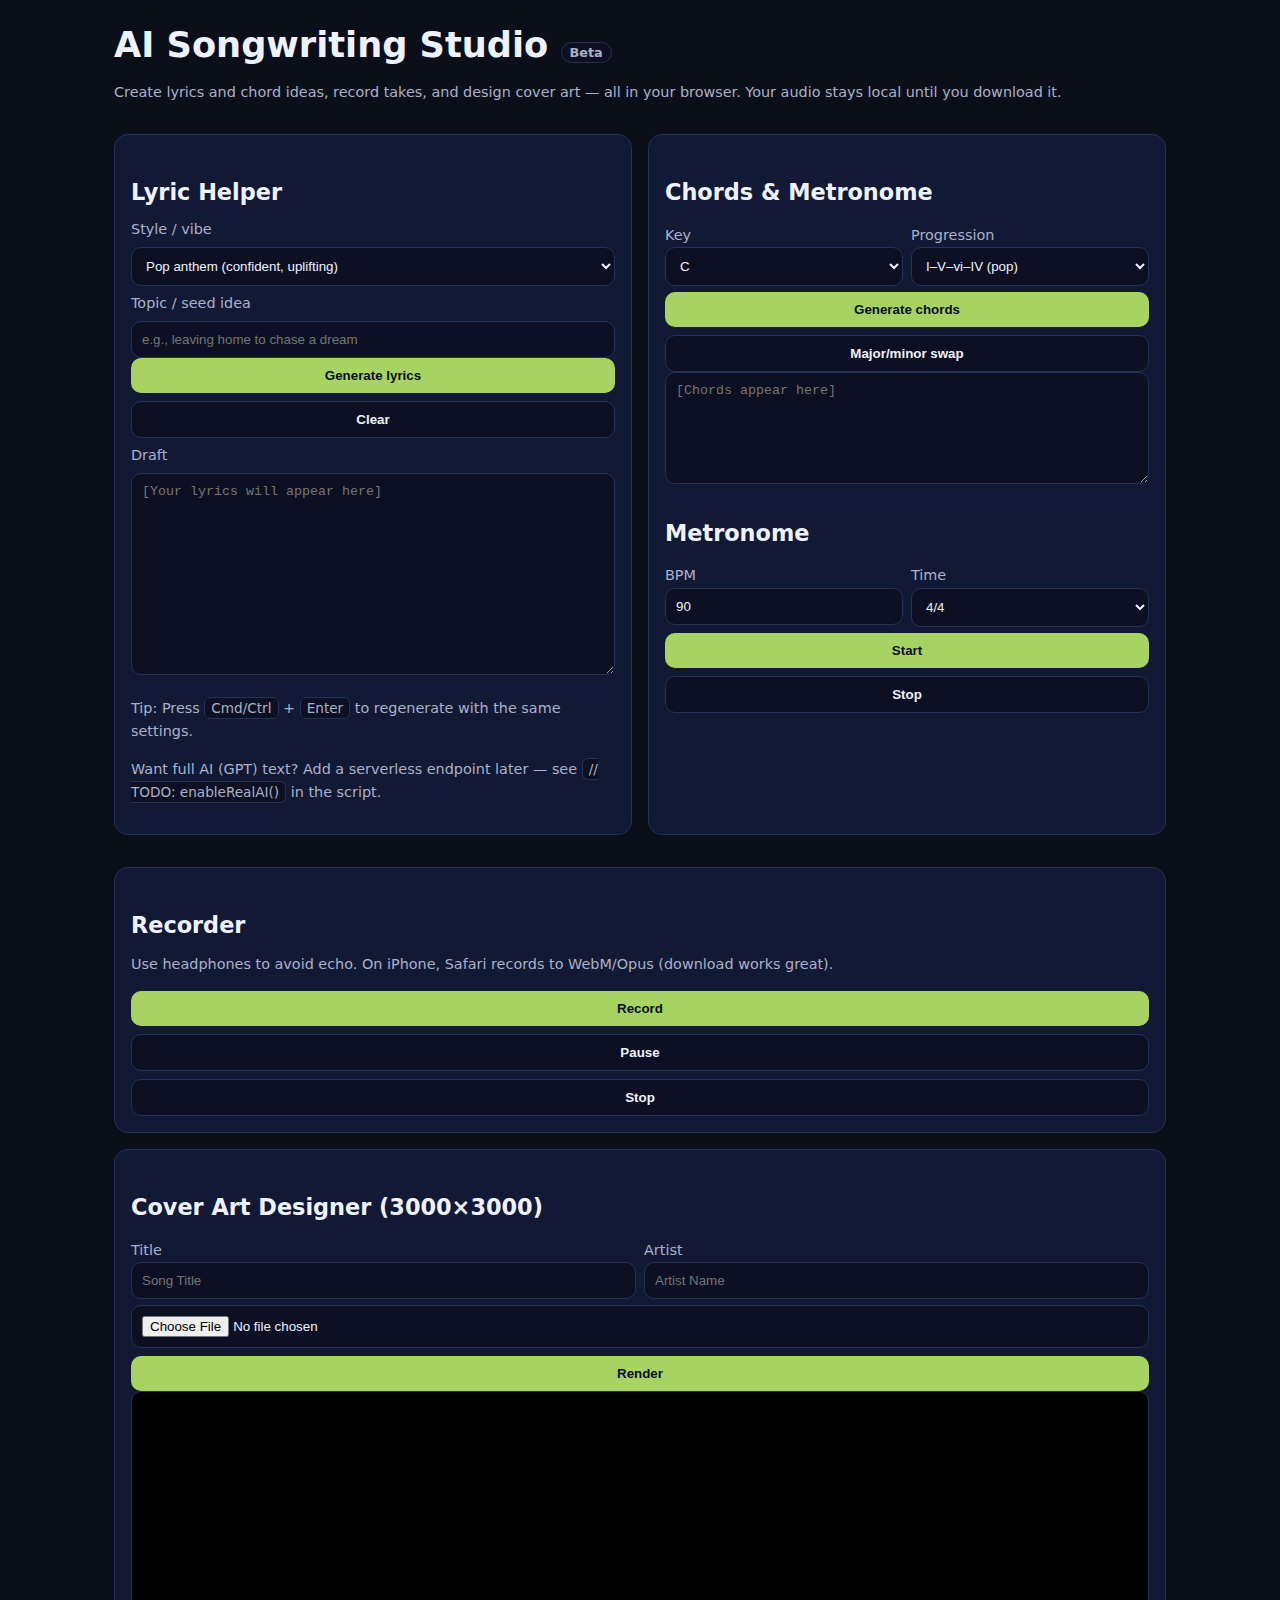
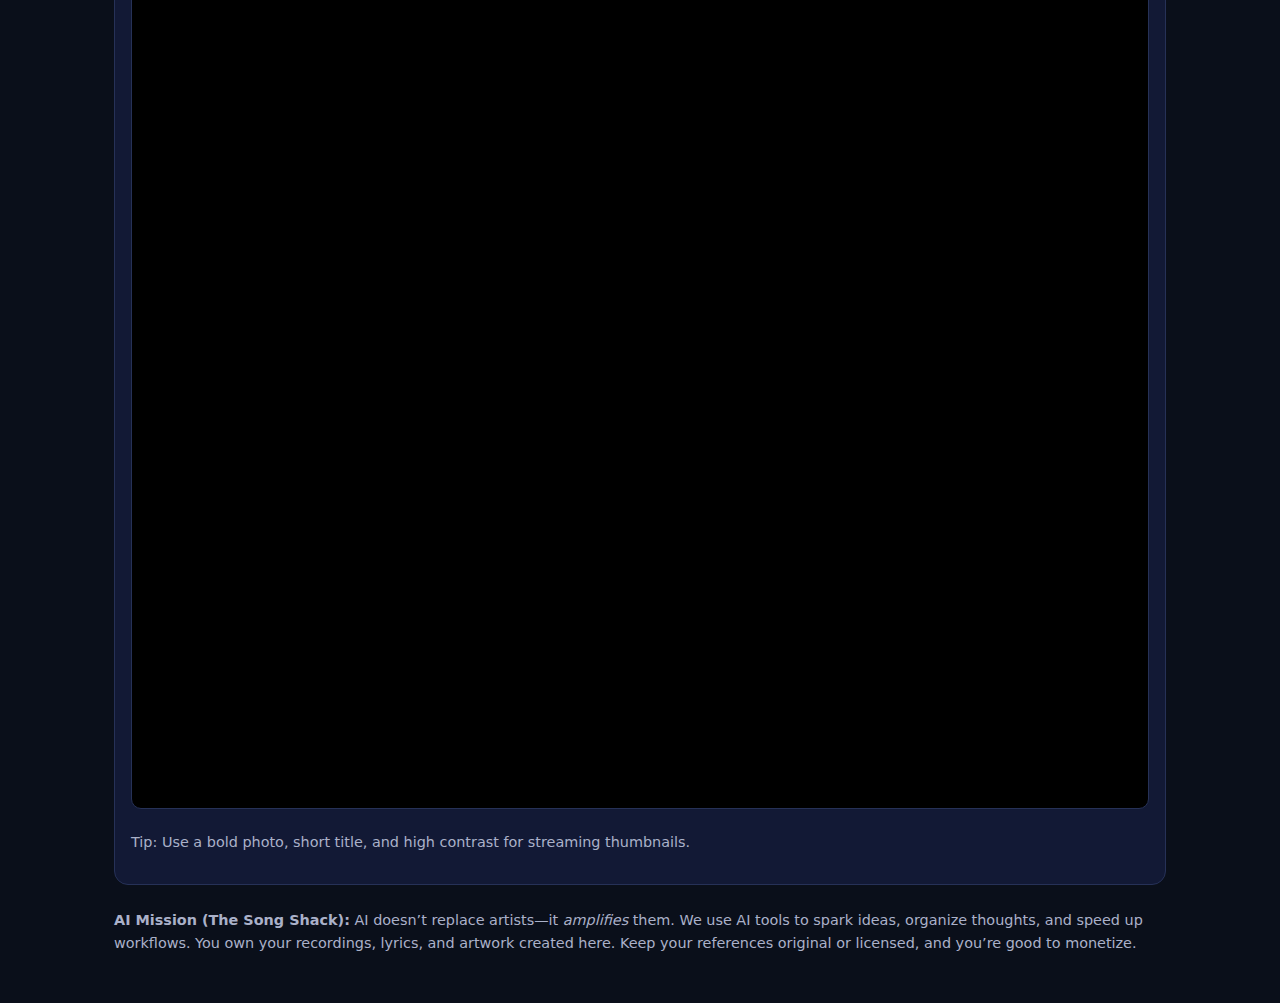
<file: Studio.html>
<!DOCTYPE html>
<html lang="en">
<head>
<meta charset="utf-8" />
<meta name="viewport" content="width=device-width,initial-scale=1" />
<title>The Song Shack — AI Songwriting Studio</title>
<meta name="description" content="Write lyrics, generate chords, record takes, and design cover art — all in your browser." />
<style>
:root{
  --bg:#0a0f1a; --card:#121935; --border:#263157; --text:#eef2ff; --muted:#aab1c9; --brand:#a7d363;
}
*{box-sizing:border-box} body{margin:0;background:var(--bg);color:var(--text);font-family:Inter,system-ui,Segoe UI,Roboto,Arial,sans-serif;line-height:1.6}
a{color:var(--brand);text-decoration:none}
.container{max-width:1100px;margin:0 auto;padding:24px}
h1,h2{line-height:1.2;margin:0 0 12px}
h1{font-size:2.2rem} h2{font-size:1.4rem;margin-top:28px}
.card{background:var(--card);border:1px solid var(--border);border-radius:14px;padding:16px;margin:16px 0}
.row{display:grid;gap:16px}
@media(min-width:960px){.row{grid-template-columns:1fr 1fr}}
label{display:block;font-size:.9rem;color:var(--muted);margin:6px 0}
input,textarea,select,button{
  width:100%;padding:10px;border-radius:10px;border:1px solid var(--border);background:#0c1022;color:var(--text)
}
button{cursor:pointer;font-weight:600}
.btn{background:var(--brand);color:#08111f;border:none}
.kbd{background:#0c1022;border:1px solid var(--border);padding:2px 6px;border-radius:6px;font-size:.85rem}
.small{color:var(--muted);font-size:.9rem}
.flex{display:flex;gap:8px;flex-wrap:wrap}
canvas{max-width:100%;background:#000;border-radius:10px;border:1px solid var(--border)}
.mono{font-family:ui-monospace, SFMono-Regular, Menlo, Consolas, monospace;white-space:pre-wrap}
.badge{display:inline-block;background:#0c1022;border:1px solid var(--border);padding:2px 8px;border-radius:999px;color:var(--muted);font-size:.8rem}
footer{margin:24px 0;color:var(--muted);font-size:.9rem}
</style>
</head>
<body>
  <div class="container">
    <h1>AI Songwriting Studio <span class="badge">Beta</span></h1>
    <p class="small">Create lyrics and chord ideas, record takes, and design cover art — all in your browser. Your audio stays local until you download it.</p>

    <div class="row">
      <!-- LYRICS -->
      <section class="card">
        <h2>Lyric Helper</h2>
        <label>Style / vibe</label>
        <select id="lyricStyle">
          <option>Pop anthem (confident, uplifting)</option>
          <option>Indie folk (intimate, poetic)</option>
          <option>R&B (soulful, romantic)</option>
          <option>Hip-hop (storytelling, punchy)</option>
          <option>Country (narrative, small-town)</option>
          <option>Rock (gritty, energetic)</option>
        </select>
        <label>Topic / seed idea</label>
        <input id="lyricSeed" placeholder="e.g., leaving home to chase a dream" />
        <div class="flex">
          <button class="btn" id="genLyrics">Generate lyrics</button>
          <button id="clearLyrics">Clear</button>
        </div>
        <label>Draft</label>
        <textarea id="lyrics" rows="12" class="mono" placeholder="[Your lyrics will appear here]"></textarea>
        <p class="small">Tip: Press <span class="kbd">Cmd/Ctrl</span> + <span class="kbd">Enter</span> to regenerate with the same settings.</p>
        <p class="small">Want full AI (GPT) text? Add a serverless endpoint later — see <span class="kbd">// TODO: enableRealAI()</span> in the script.</p>
      </section>

      <!-- CHORDS + METRONOME -->
      <section class="card">
        <h2>Chords &amp; Metronome</h2>
        <div class="flex">
          <label style="flex:1">Key
            <select id="keySel">
              <option>C</option><option>G</option><option>D</option><option>A</option><option>E</option>
              <option>F</option><option>B♭</option><option>E♭</option>
              <option>Am</option><option>Em</option><option>Dm</option><option>Bm</option>
            </select>
          </label>
          <label style="flex:1">Progression
            <select id="progSel">
              <option value="1-5-6-4">I–V–vi–IV (pop)</option>
              <option value="6-4-1-5">vi–IV–I–V (emo/pop)</option>
              <option value="1-6-4-5">I–vi–IV–V (50s)</option>
              <option value="2-5-1-6">ii–V–I–vi (jazzy)</option>
              <option value="1-4-5-4">I–IV–V–IV (rock)</option>
              <option value="1-5-4-5">I–V–IV–V (country)</option>
            </select>
          </label>
        </div>
        <div class="flex">
          <button class="btn" id="genChords">Generate chords</button>
          <button id="swapMode">Major/minor swap</button>
        </div>
        <textarea id="chordsOut" rows="6" class="mono" placeholder="[Chords appear here]"></textarea>

        <h2>Metronome</h2>
        <div class="flex">
          <label style="flex:1">BPM
            <input id="bpm" type="number" min="40" max="220" value="90"/>
          </label>
          <label style="flex:1">Time
            <select id="meter">
              <option>4/4</option><option>3/4</option><option>6/8</option>
            </select>
          </label>
        </div>
        <div class="flex">
          <button class="btn" id="startClick">Start</button>
          <button id="stopClick">Stop</button>
        </div>
      </section>
    </div>

    <!-- RECORDER -->
    <section class="card">
      <h2>Recorder</h2>
      <p class="small">Use headphones to avoid echo. On iPhone, Safari records to WebM/Opus (download works great).</p>
      <div class="flex">
        <button class="btn" id="startRec">Record</button>
        <button id="pauseRec" disabled>Pause</button>
        <button id="stopRec" disabled>Stop</button>
      </div>
      <div id="recordings"></div>
    </section>

    <!-- COVER ART DESIGNER -->
    <section class="card">
      <h2>Cover Art Designer (3000×3000)</h2>
      <div class="flex">
        <label style="flex:1">Title <input id="artTitle" placeholder="Song Title" /></label>
        <label style="flex:1">Artist <input id="artArtist" placeholder="Artist Name" /></label>
      </div>
      <div class="flex">
        <input type="file" id="artImage" accept="image/*" />
        <button class="btn" id="renderArt">Render</button>
        <a id="downloadArt" class="btn" download="cover-art.jpg" style="display:none;text-align:center">Download JPG</a>
      </div>
      <canvas id="artCanvas" width="3000" height="3000"></canvas>
      <p class="small">Tip: Use a bold photo, short title, and high contrast for streaming thumbnails.</p>
    </section>

    <footer>
      <strong>AI Mission (The Song Shack):</strong> AI doesn’t replace artists—it <em>amplifies</em> them. We use AI tools to spark ideas, organize thoughts, and speed up workflows. You own your recordings, lyrics, and artwork created here. Keep your references original or licensed, and you’re good to monetize.
    </footer>
  </div>

<script>
/* =========================
   L Y R I C   H E L P E R
   ========================= */
const styles = {
  "Pop anthem (confident, uplifting)":[
    "VERSE 1:\nI was a flicker in the dark, now I'm burning like the sun\n{seed}\nPRE:\nEvery step is a drum, every doubt comes undone\nCHORUS:\nHands up, hearts loud, we’re writing our names in the clouds\nWe won’t fade out, no, we won’t fade out\nPOST: oh-oh, oh-oh"
  ],
  "Indie folk (intimate, poetic)":[
    "VERSE 1:\n{seed}\nThe porch light hums a lullaby, coffee stains and summer skies\nCHORUS:\nSay we’ll keep the little things, all the maps and in-between\nIf we get lost, we’ll sing our way back home"
  ],
  "R&B (soulful, romantic)":[
    "VERSE 1:\nQuarter past midnight, city in slow-motion\n{seed}\nCHORUS:\nIf loving you’s a rhythm, I don’t ever want to break it\nLay your heartbeat on my heart and we can sync, baby"
  ],
  "Hip-hop (storytelling, punchy)":[
    "INTRO:\n808s on the dashboard, truth in the glovebox\nVERSE 1:\n{seed}\nHOOK:\nTurn the page, write it big, pen bleeds gold when I live"
  ],
  "Country (narrative, small-town)":[
    "VERSE 1:\n{seed}\nDust on the mailbox, friday night lights\nCHORUS:\nWe ain’t rich but the stars don’t charge cover\nWindows down, that’s a million-dollar summer"
  ],
  "Rock (gritty, energetic)":[
    "VERSE 1:\nSteel-toe thunder on the pavement, neon long as the night\n{seed}\nCHORUS:\nShout it like a siren, set the city on fire\nNo brakes, no quiet, we’re alive and wired"
  ],
};

function idea(style, seed){
  const bank = styles[style] || styles["Pop anthem (confident, uplifting)"];
  const t = bank[Math.floor(Math.random()*bank.length)];
  return t.replaceAll("{seed}", seed || "I kept a suitcase full of late-night dreams");
}

document.getElementById('genLyrics').onclick = ()=>{
  const style = document.getElementById('lyricStyle').value;
  const seed = document.getElementById('lyricSeed').value.trim();
  const box = document.getElementById('lyrics');
  box.value = idea(style, seed) + "\n\nBRIDGE:\n(contrast the chorus; flip the perspective)\n\nOUTRO:\n(repeat a hook phrase and fade)";
};
document.getElementById('clearLyrics').onclick = ()=> document.getElementById('lyrics').value='';
document.addEventListener('keydown',e=>{
  if((e.ctrlKey||e.metaKey) && e.key==='Enter') document.getElementById('genLyrics').click();
});

/* To upgrade to real AI later:
   1) Create a serverless endpoint (Netlify Functions / Cloudflare Workers / Vercel) that calls your LLM with your API key.
   2) Replace idea() with a fetch to /api/lyrics passing {style, seed}.
   3) Never expose API keys in GitHub Pages client code.
*/

/* =========================
   C H O R D S
   ========================= */
const MAJOR = ["C","C#","D","D#","E","F","F#","G","G#","A","A#","B"];
const FLAT  = {"C#":"D♭","D#":"E♭","F#":"G♭","G#":"A♭","A#":"B♭"};
const roman = {1:"I",2:"ii",3:"iii",4:"IV",5:"V",6:"vi",7:"vii°"};
const majorScaleSteps=[0,2,4,5,7,9,11];
const minorRel = {"Am":"C","Em":"G","Dm":"F","Bm":"D"};

function noteIndex(n){return MAJOR.indexOf(n)}
function nameFor(n, flat=false){let x=MAJOR[(n+12)%12]; return flat && FLAT[x]?FLAT[x]:x;}
function keyToRoot(key){
  if(key.endsWith('m')) return noteIndex(minorRel[key]);
  return noteIndex(key.replace('♭','A#').replace('B♭','A#').replace('E♭','D#'));
}
function buildChords(key, prog){
  const minor = key.endsWith('m');
  const root = keyToRoot(key);
  const flat = /♭/.test(key) || /B♭|E♭/.test(key);
  const romanOut=[];
  const chordOut=[];
  const degrees = prog.split('-').map(n=>parseInt(n,10));
  for(const d of degrees){
    const idx = root + majorScaleSteps[(d-1)%7];
    let name = nameFor(idx, flat);
    let quality = (d===2||d===3||d===6) ? 'm' : (d===7 ? 'dim' : '');
    if(minor){ // quick relative-minor cheat
      if(d===1||d===4||d===5) quality='m';
      if(d===3) quality='';
    }
    romanOut.push(roman[d]);
    chordOut.push(name + quality);
  }
  return {roman: romanOut.join('  |  '), chords: chordOut.join('  |  ')};
}

let minorSwap=false;
document.getElementById('genChords').onclick=()=>{
  let key = document.getElementById('keySel').value;
  if(minorSwap){
    if(!key.endsWith('m')) key = 'Am';
  }
  const prog = document.getElementById('progSel').value;
  const out = buildChords(key, prog);
  document.getElementById('chordsOut').value =
`Key: ${key}
Prog: ${document.getElementById('progSel').selectedOptions[0].text}
Roman: ${out.roman}
Chords: ${out.chords}`;
};
document.getElementById('swapMode').onclick=()=>{minorSwap=!minorSwap; document.getElementById('genChords').click();}

/* =========================
   M E T R O N O M E
   ========================= */
let ac, clickTimer;
function playClick(){
  const osc = ac.createOscillator();
  const env = ac.createGain();
  osc.frequency.value = 1000; // tick
  env.gain.setValueAtTime(0, ac.currentTime);
  env.gain.linearRampToValueAtTime(0.6, ac.currentTime + 0.001);
  env.gain.exponentialRampToValueAtTime(0.001, ac.currentTime + 0.08);
  osc.connect(env).connect(ac.destination);
  osc.start(); osc.stop(ac.currentTime + 0.09);
}
document.getElementById('startClick').onclick=()=>{
  ac = ac || new (window.AudioContext||window.webkitAudioContext)();
  const bpm = parseInt(document.getElementById('bpm').value||90,10);
  const meter = document.getElementById('meter').value;
  const interval = meter==='6/8' ? (60/bpm)/2 : 60/bpm;
  if(clickTimer) clearInterval(clickTimer);
  clickTimer = setInterval(playClick, interval*1000);
};
document.getElementById('stopClick').onclick=()=>{ if(clickTimer) clearInterval(clickTimer); };

/* =========================
   R E C O R D E R
   ========================= */
let mediaRecorder, chunks=[];
const startBtn = document.getElementById('startRec');
const pauseBtn = document.getElementById('pauseRec');
const stopBtn  = document.getElementById('stopRec');
const list     = document.getElementById('recordings');

async function getStream(){
  return await navigator.mediaDevices.getUserMedia({audio:true});
}
startBtn.onclick = async ()=>{
  const stream = await getStream();
  mediaRecorder = new MediaRecorder(stream, {mimeType:'audio/webm'});
  chunks=[]; mediaRecorder.ondataavailable = e=>{if(e.data.size>0) chunks.push(e.data)};
  mediaRecorder.onstop = ()=>{
    const blob = new Blob(chunks, {type:'audio/webm'});
    const url  = URL.createObjectURL(blob);
    const a = document.createElement('a');
    a.href = url; a.download = `take-${Date.now()}.webm`;
    const audio = document.createElement('audio');
    audio.controls = true; audio.src = url; audio.style.display='block';
    const wrap = document.createElement('div');
    wrap.style.marginTop='8px';
    wrap.appendChild(audio); wrap.appendChild(a);
    list.prepend(wrap);
  };
  mediaRecorder.start();
  startBtn.disabled=true; stopBtn.disabled=false; pauseBtn.disabled=false;
};
pauseBtn.onclick = ()=>{
  if(mediaRecorder?.state==='recording'){ mediaRecorder.pause(); pauseBtn.textContent='Resume'; }
  else if(mediaRecorder?.state==='paused'){ mediaRecorder.resume(); pauseBtn.textContent='Pause'; }
};
stopBtn.onclick = ()=>{
  mediaRecorder?.stop();
  startBtn.disabled=false; stopBtn.disabled=true; pauseBtn.disabled=true; pauseBtn.textContent='Pause';
};

/* =========================
   C O V E R   A R T
   ========================= */
const canvas = document.getElementById('artCanvas');
const ctx = canvas.getContext('2d');
function renderArt(img){
  // BG gradient
  const g = ctx.createLinearGradient(0,0,3000,3000);
  g.addColorStop(0,'#0e1424'); g.addColorStop(.6,'#0a0f1a'); g.addColorStop(1,'#091627');
  ctx.fillStyle=g; ctx.fillRect(0,0,3000,3000);

  if(img){ // draw uploaded
    const s = Math.max(3000/img.width, 3000/img.height);
    const w = img.width*s, h = img.height*s;
    ctx.globalAlpha=0.85;
    ctx.drawImage(img,(3000-w)/2,(3000-h)/2,w,h);
    ctx.globalAlpha=1;
  }

  // Text
  const title = document.getElementById('artTitle').value || 'Song Title';
  const artist= document.getElementById('artArtist').value || 'Artist';
  ctx.fillStyle='#ffffff';
  ctx.textAlign='center';
  ctx.font='bold 200px Inter, Arial, sans-serif';
  ctx.fillText(title.toUpperCase(), 1500, 1700, 2700);
  ctx.fillStyle='#a7d363';
  ctx.font='600 120px Inter, Arial, sans-serif';
  ctx.fillText(artist, 1500, 1880, 2600);

  // Download link
  const link = document.getElementById('downloadArt');
  link.href = canvas.toDataURL('image/jpeg', 0.92);
  link.style.display='inline-block';
}
document.getElementById('renderArt').onclick = ()=>{
  const file = document.getElementById('artImage').files[0];
  if(!file){ renderArt(); return; }
  const img = new Image();
  img.onload = ()=> renderArt(img);
  img.src = URL.createObjectURL(file);
};
</script>
</body>
</html>
</file>
